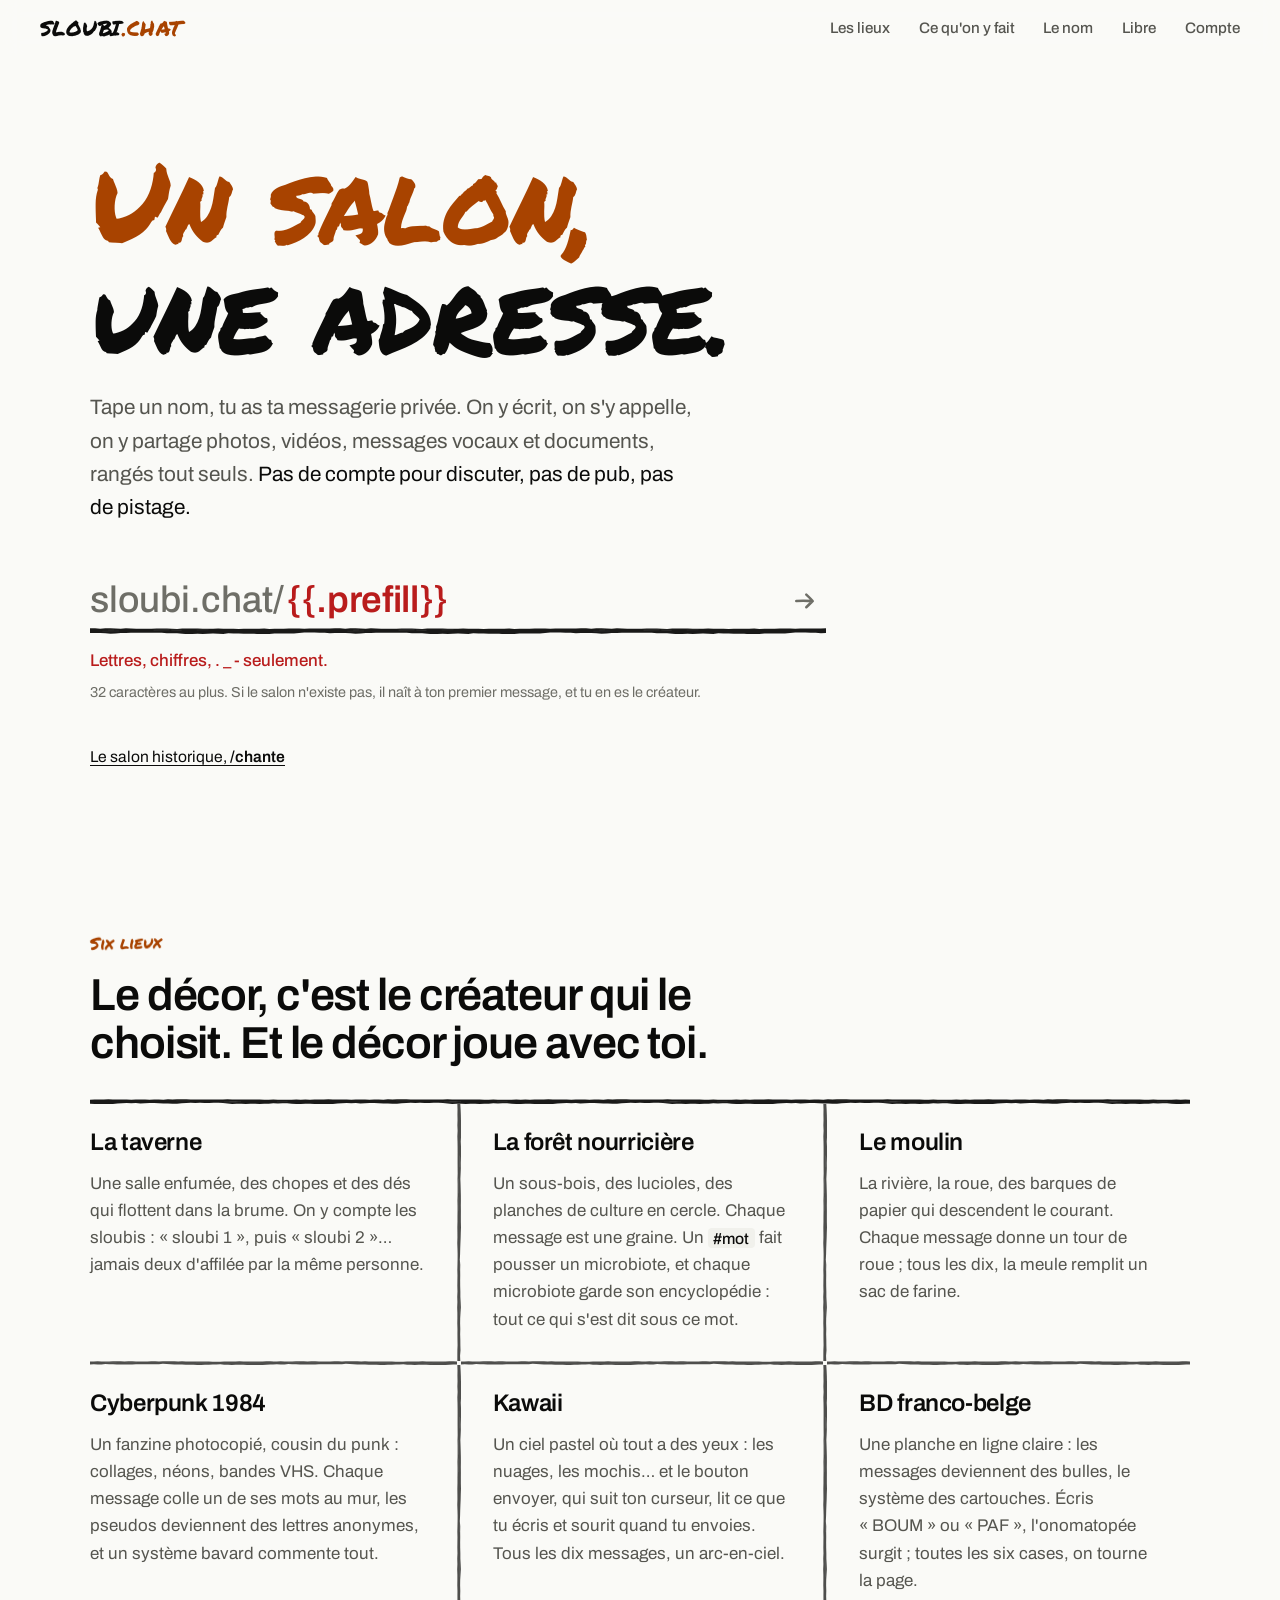
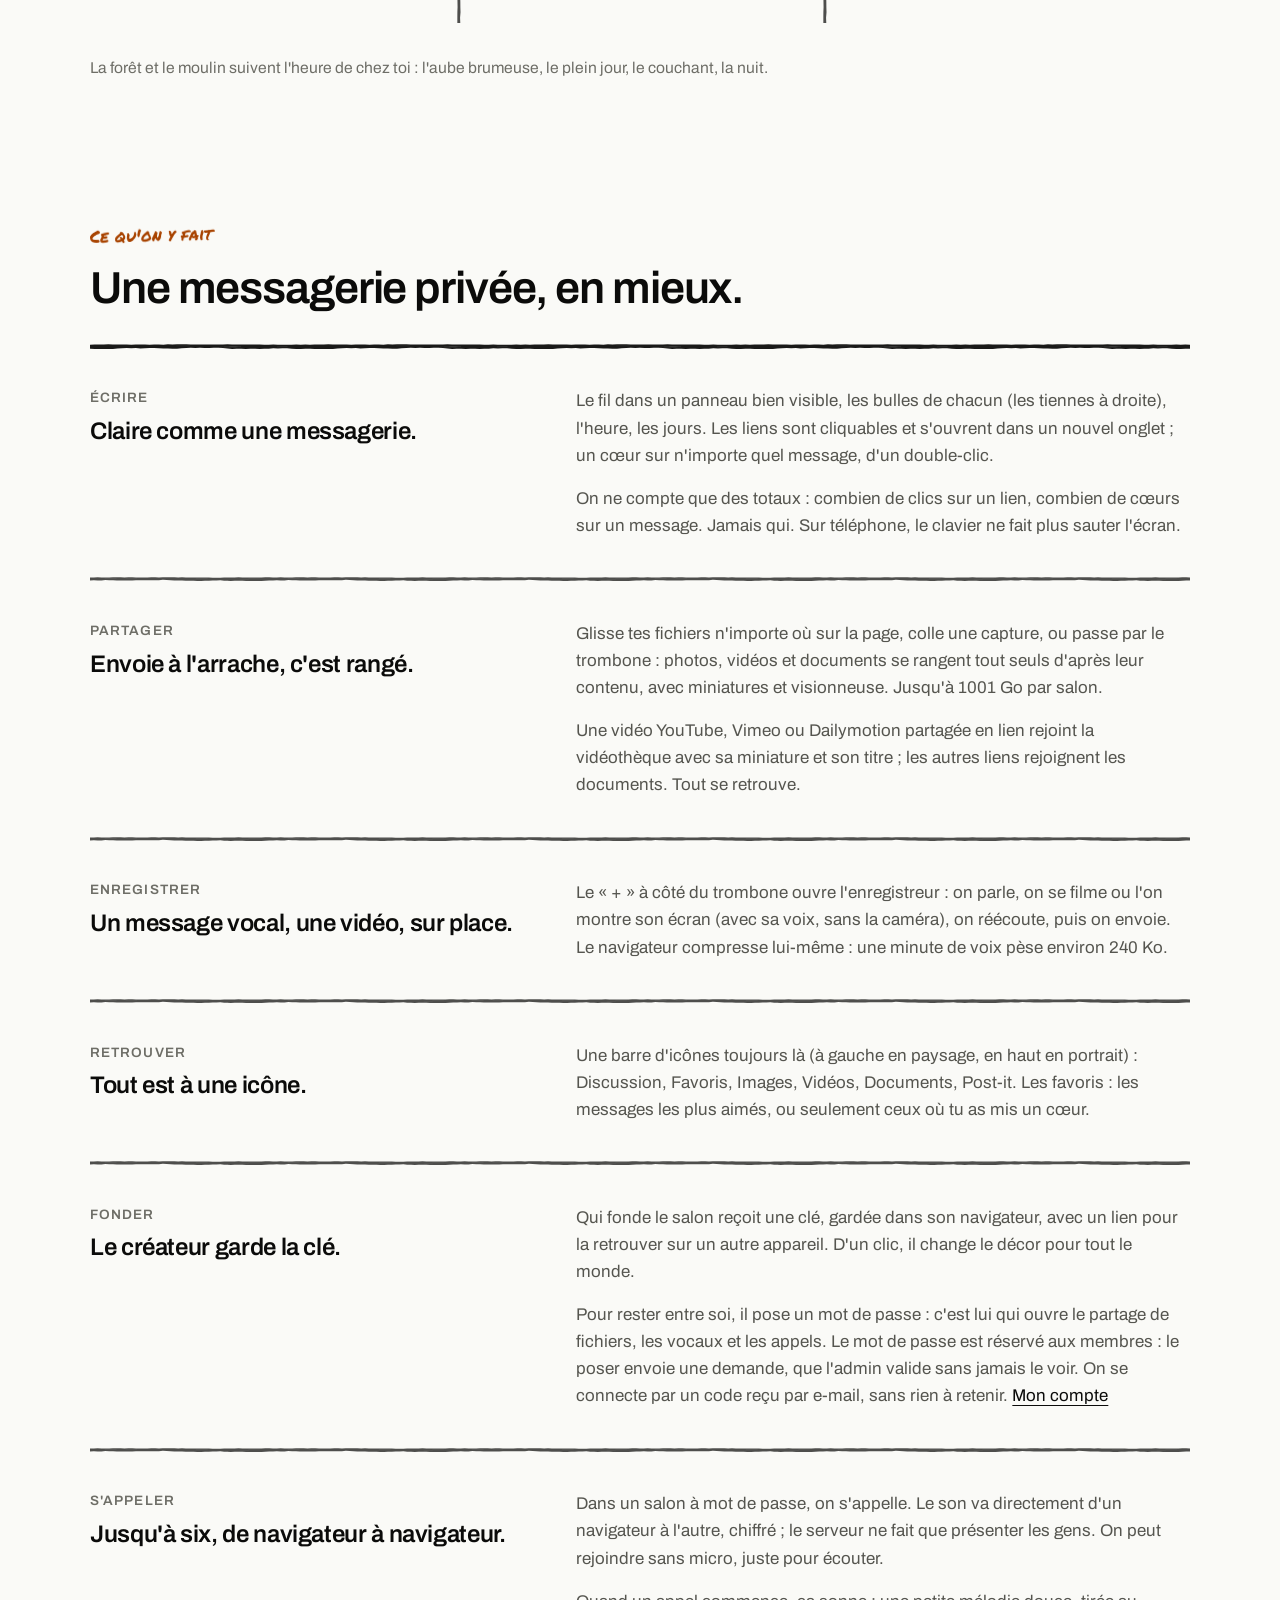
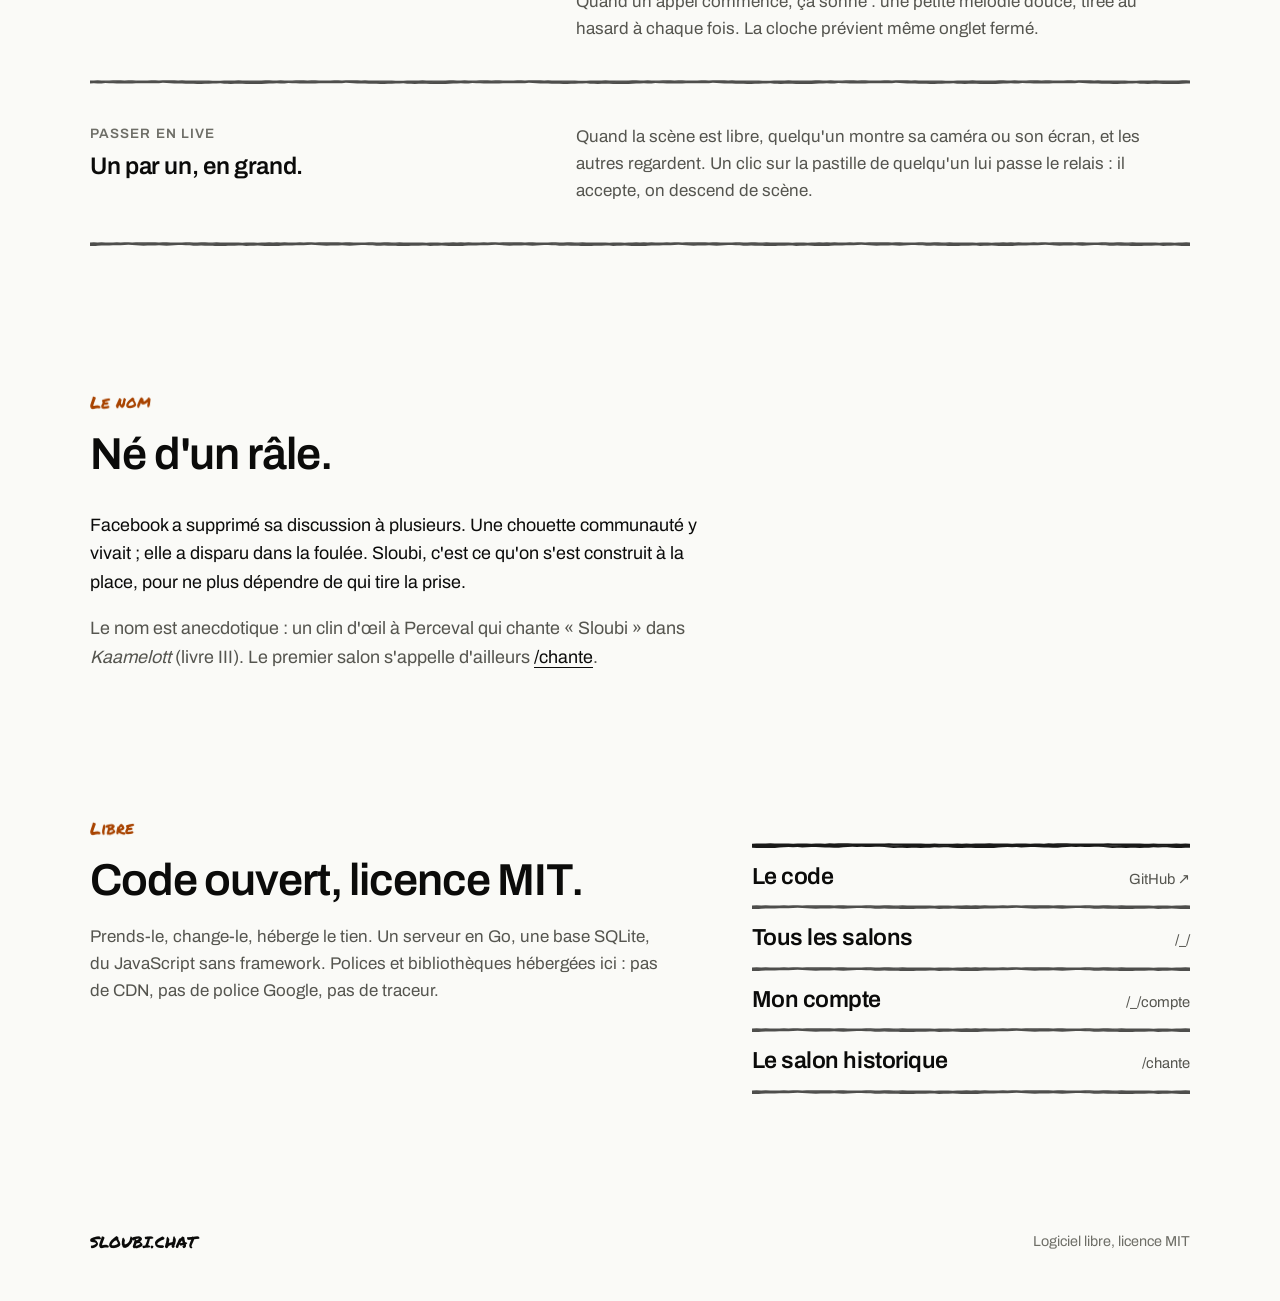
<file: views/home.html>
<!DOCTYPE html>
<html lang="fr">
<head>
    <title>Sloubi.chat · un salon, une adresse</title>
    <meta name="description" content="Une messagerie privée à ton adresse : on y écrit, on s'y appelle, on partage photos, vidéos, messages vocaux et documents. Pas de compte pour discuter, pas de pub, pas de pistage. Logiciel libre (MIT).">
    <meta charset="UTF-8">
    <meta name="viewport" content="width=device-width, initial-scale=1.0">
    <meta name="theme-color" content="#0a0a09" media="(prefers-color-scheme: dark)">
    <meta name="theme-color" content="#fafaf7" media="(prefers-color-scheme: light)">
    <meta name="mobile-web-app-capable" content="yes">
    <meta name="apple-mobile-web-app-status-bar-style" content="black-translucent">
    <meta name="apple-mobile-web-app-title" content="Sloubi">
    <link rel="manifest" href="/manifest.json">
    <link rel="apple-touch-icon" href="/assets/icon-192.png">
    <link rel="preload" href="/assets/fonts/permanentmarker.woff2" as="font" type="font/woff2" crossorigin>
    <link rel="preload" href="/assets/fonts/archivo-regular.woff2" as="font" type="font/woff2" crossorigin>
    <link rel="stylesheet" href="/assets/fonts/fonts.css">
    <link rel="stylesheet" href="/assets/marker.css">
    <link rel="stylesheet" href="/assets/home.css">
</head>
<body data-prefill="{{.Prefill}}" data-state="empty">
    <header class="top">
        <a href="/" class="wordmark" aria-label="Sloubi.chat, accueil">SLOUBI<span>.CHAT</span></a>
        <nav class="top-nav" aria-label="Sur cette page">
            <a href="#lieux">Les lieux</a>
            <a href="#usages">Ce qu'on y fait</a>
            <a href="#nom">Le nom</a>
            <a href="#libre">Libre</a>
            <a href="/_/compte">Compte</a>
        </nav>
    </header>

    <main>
        <section class="hero" id="haut" aria-labelledby="heroTitle">
            <h1 class="display" id="heroTitle"><span class="accent">Un salon,</span><br>une adresse.</h1>
            <p class="intro">Tape un nom, tu as ta messagerie privée. On y écrit, on s'y appelle, on y partage photos, vidéos, messages vocaux et documents, rangés tout seuls. <em>Pas de compte pour discuter, pas de pub, pas de pistage.</em></p>

            <form class="claim" id="prompt" autocomplete="off" novalidate>
                <label class="claim-line" for="chanInput">
                    <span class="claim-host" aria-hidden="true">sloubi.chat/</span>
                    <input id="chanInput" class="claim-input" type="text" name="chan"
                           maxlength="32" spellcheck="false" autocapitalize="none" autocorrect="off"
                           enterkeyhint="go" inputmode="url" placeholder="ton-salon"
                           aria-describedby="chanHint chanRule" aria-label="Nom de ton salon">
                    <button class="claim-go" type="submit" aria-label="Entrer">
                        <svg viewBox="0 0 24 24" aria-hidden="true"><path d="M4 12.2c5.2-.3 10.4-.2 15.2.1M13.4 6.2c2.2 2 4.2 4 6 6-1.9 1.9-3.9 3.9-6 5.8"/></svg>
                    </button>
                </label>
                <p class="claim-hint" id="chanHint" aria-live="polite">Lettres, chiffres, et un seul <code>.</code> <code>_</code> <code>-</code> à la fois.</p>

                <div class="claim-key" id="homeKey" hidden>
                    <label class="claim-key-label" for="homePass">Ce salon est gardé. Mot de passe de <b>/<span id="homeKeyName"></span></b> :</label>
                    <input type="password" id="homePass" class="claim-key-input" maxlength="128"
                           autocomplete="current-password" enterkeyhint="go" aria-describedby="homeKeyErr">
                    <p class="claim-key-err" id="homeKeyErr" aria-live="assertive"></p>
                </div>
                <p class="claim-rule" id="chanRule">32 caractères au plus. Si le salon n'existe pas, il naît à ton premier message, et tu en es le créateur.</p>
            </form>

            <p class="elsewhere">
                <a href="/chante">Le salon historique, <b>/chante</b></a>
                <span class="recent" id="recent" hidden><span>Tes salons :</span></span>
            </p>
        </section>

        <section class="block" id="lieux" aria-labelledby="lieuxTitle">
            <p class="kicker">Six lieux</p>
            <h2 class="title" id="lieuxTitle">Le décor, c'est le créateur qui le choisit. Et le décor joue avec toi.</h2>
            <div class="args">
                <article>
                    <h3>La taverne</h3>
                    <p>Une salle enfumée, des chopes et des dés qui flottent dans la brume. On y compte les sloubis&nbsp;: «&nbsp;sloubi&nbsp;1&nbsp;», puis «&nbsp;sloubi&nbsp;2&nbsp;»… jamais deux d'affilée par la même personne.</p>
                </article>
                <article>
                    <h3>La forêt nourricière</h3>
                    <p>Un sous-bois, des lucioles, des planches de culture en cercle. Chaque message est une graine. Un <code>#mot</code> fait pousser un microbiote, et chaque microbiote garde son encyclopédie&nbsp;: tout ce qui s'est dit sous ce mot.</p>
                </article>
                <article>
                    <h3>Le moulin</h3>
                    <p>La rivière, la roue, des barques de papier qui descendent le courant. Chaque message donne un tour de roue&nbsp;; tous les dix, la meule remplit un sac de farine.</p>
                </article>
                <article>
                    <h3>Cyberpunk 1984</h3>
                    <p>Un fanzine photocopié, cousin du punk&nbsp;: collages, néons, bandes VHS. Chaque message colle un de ses mots au mur, les pseudos deviennent des lettres anonymes, et un système bavard commente tout.</p>
                </article>
                <article>
                    <h3>Kawaii</h3>
                    <p>Un ciel pastel où tout a des yeux&nbsp;: les nuages, les mochis… et le bouton envoyer, qui suit ton curseur, lit ce que tu écris et sourit quand tu envoies. Tous les dix messages, un arc-en-ciel.</p>
                </article>
                <article>
                    <h3>BD franco-belge</h3>
                    <p>Une planche en ligne claire&nbsp;: les messages deviennent des bulles, le système des cartouches. Écris «&nbsp;BOUM&nbsp;» ou «&nbsp;PAF&nbsp;», l'onomatopée surgit&nbsp;; toutes les six cases, on tourne la page.</p>
                </article>
            </div>
            <p class="aside">La forêt et le moulin suivent l'heure de chez toi&nbsp;: l'aube brumeuse, le plein jour, le couchant, la nuit.</p>
        </section>

        <section class="block" id="usages" aria-labelledby="usagesTitle">
            <p class="kicker">Ce qu'on y fait</p>
            <h2 class="title" id="usagesTitle">Une messagerie privée, en mieux.</h2>
            <ul class="rows">
                <li class="row">
                    <div><p class="label">Écrire</p><h3>Claire comme une messagerie.</h3></div>
                    <div>
                        <p>Le fil dans un panneau bien visible, les bulles de chacun (les tiennes à droite), l'heure, les jours. Les liens sont cliquables et s'ouvrent dans un nouvel onglet ; un cœur sur n'importe quel message, d'un double-clic.</p>
                        <p>On ne compte que des totaux&nbsp;: combien de clics sur un lien, combien de cœurs sur un message. Jamais qui. Sur téléphone, le clavier ne fait plus sauter l'écran.</p>
                    </div>
                </li>
                <li class="row">
                    <div><p class="label">Partager</p><h3>Envoie à l'arrache, c'est rangé.</h3></div>
                    <div>
                        <p>Glisse tes fichiers n'importe où sur la page, colle une capture, ou passe par le trombone&nbsp;: photos, vidéos et documents se rangent tout seuls d'après leur contenu, avec miniatures et visionneuse. Jusqu'à 1001&nbsp;Go par salon.</p>
                        <p>Une vidéo YouTube, Vimeo ou Dailymotion partagée en lien rejoint la vidéothèque avec sa miniature et son titre&nbsp;; les autres liens rejoignent les documents. Tout se retrouve.</p>
                    </div>
                </li>
                <li class="row">
                    <div><p class="label">Enregistrer</p><h3>Un message vocal, une vidéo, sur place.</h3></div>
                    <div>
                        <p>Le «&nbsp;+&nbsp;» à côté du trombone ouvre l'enregistreur&nbsp;: on parle, on se filme ou l'on montre son écran (avec sa voix, sans la caméra), on réécoute, puis on envoie. Le navigateur compresse lui-même&nbsp;: une minute de voix pèse environ 240&nbsp;Ko.</p>
                    </div>
                </li>
                <li class="row">
                    <div><p class="label">Retrouver</p><h3>Tout est à une icône.</h3></div>
                    <div>
                        <p>Une barre d'icônes toujours là (à gauche en paysage, en haut en portrait)&nbsp;: Discussion, Favoris, Images, Vidéos, Documents, Post-it. Les favoris&nbsp;: les messages les plus aimés, ou seulement ceux où tu as mis un cœur.</p>
                    </div>
                </li>
                <li class="row">
                    <div><p class="label">Fonder</p><h3>Le créateur garde la clé.</h3></div>
                    <div>
                        <p>Qui fonde le salon reçoit une clé, gardée dans son navigateur, avec un lien pour la retrouver sur un autre appareil. D'un clic, il change le décor pour tout le monde.</p>
                        <p>Pour rester entre soi, il pose un mot de passe&nbsp;: c'est lui qui ouvre le partage de fichiers, les vocaux et les appels. Le mot de passe est réservé aux membres&nbsp;: le poser envoie une demande, que l'admin valide sans jamais le voir. On se connecte par un code reçu par e-mail, sans rien à retenir. <a href="/_/compte">Mon compte</a></p>
                    </div>
                </li>
                <li class="row">
                    <div><p class="label">S'appeler</p><h3>Jusqu'à six, de navigateur à navigateur.</h3></div>
                    <div>
                        <p>Dans un salon à mot de passe, on s'appelle. Le son va directement d'un navigateur à l'autre, chiffré&nbsp;; le serveur ne fait que présenter les gens. On peut rejoindre sans micro, juste pour écouter.</p>
                        <p>Quand un appel commence, ça sonne&nbsp;: une petite mélodie douce, tirée au hasard à chaque fois. La cloche prévient même onglet fermé.</p>
                    </div>
                </li>
                <li class="row">
                    <div><p class="label">Passer en live</p><h3>Un par un, en grand.</h3></div>
                    <div>
                        <p>Quand la scène est libre, quelqu'un montre sa caméra ou son écran, et les autres regardent. Un clic sur la pastille de quelqu'un lui passe le relais&nbsp;: il accepte, on descend de scène.</p>
                    </div>
                </li>
            </ul>
        </section>

        <section class="block" id="nom" aria-labelledby="nomTitle">
            <p class="kicker">Le nom</p>
            <h2 class="title" id="nomTitle">Né d'un râle.</h2>
            <div class="story">
                <p>Facebook a supprimé sa discussion à plusieurs. Une chouette communauté y vivait&nbsp;; elle a disparu dans la foulée. Sloubi, c'est ce qu'on s'est construit à la place, pour ne plus dépendre de qui tire la prise.</p>
                <p>Le nom est anecdotique&nbsp;: un clin d'œil à Perceval qui chante «&nbsp;Sloubi&nbsp;» dans <i>Kaamelott</i> (livre&nbsp;III). Le premier salon s'appelle d'ailleurs <a href="/chante">/chante</a>.</p>
            </div>
        </section>

        <section class="block" id="libre" aria-labelledby="libreTitle">
            <p class="kicker">Libre</p>
            <div class="duo">
                <div>
                    <h2 class="title" id="libreTitle">Code ouvert, licence MIT.</h2>
                    <p>Prends-le, change-le, héberge le tien. Un serveur en Go, une base SQLite, du JavaScript sans framework. Polices et bibliothèques hébergées ici&nbsp;: pas de CDN, pas de police Google, pas de traceur.</p>
                </div>
                <ul class="links">
                    <li><a href="https://github.com/l3dlp/sloubi.chat">Le code <span>GitHub ↗</span></a></li>
                    <li><a href="/_/">Tous les salons <span>/_/</span></a></li>
                    <li><a href="/_/compte">Mon compte <span>/_/compte</span></a></li>
                    <li><a href="/chante">Le salon historique <span>/chante</span></a></li>
                </ul>
            </div>
        </section>
    </main>


    <footer class="foot">
        <span>SLOUBI.CHAT</span>
        <span>Logiciel libre, licence MIT</span>
    </footer>

    <script src="/assets/home.js" type="module"></script>
</body>
</html>
</file>
<file: assets/fonts/fonts.css>
/* Polices auto-hébergées (SIL Open Font License 1.1), récupérées depuis Google Fonts.
   Plus de requête vers Google : pas de feuille de style tierce qui bloque l'affichage, pas d'IP qui fuit. */

@font-face {
    font-family: 'MedievalSharp';
    font-style: normal;
    font-weight: 400;
    font-display: swap;
    src: url(/assets/fonts/medievalsharp-latin-ext.woff2) format('woff2');
    unicode-range: U+0100-02BA, U+02BD-02C5, U+02C7-02CC, U+02CE-02D7, U+02DD-02FF, U+0304, U+0308, U+0329, U+1D00-1DBF, U+1E00-1E9F, U+1EF2-1EFF, U+2020, U+20A0-20AB, U+20AD-20C4, U+2113, U+2C60-2C7F, U+A720-A7FF;
}

@font-face {
    font-family: 'MedievalSharp';
    font-style: normal;
    font-weight: 400;
    font-display: swap;
    src: url(/assets/fonts/medievalsharp-latin.woff2) format('woff2');
    unicode-range: U+0000-00FF, U+0131, U+0152-0153, U+02BB-02BC, U+02C6, U+02DA, U+02DC, U+0304, U+0308, U+0329, U+2000-206F, U+20AC, U+2122, U+2191, U+2193, U+2212, U+2215, U+FEFF, U+FFFD;
}

@font-face {
    font-family: 'Uncial Antiqua';
    font-style: normal;
    font-weight: 400;
    font-display: swap;
    src: url(/assets/fonts/uncialantiqua-latin-ext.woff2) format('woff2');
    unicode-range: U+0100-02BA, U+02BD-02C5, U+02C7-02CC, U+02CE-02D7, U+02DD-02FF, U+0304, U+0308, U+0329, U+1D00-1DBF, U+1E00-1E9F, U+1EF2-1EFF, U+2020, U+20A0-20AB, U+20AD-20C4, U+2113, U+2C60-2C7F, U+A720-A7FF;
}

@font-face {
    font-family: 'Uncial Antiqua';
    font-style: normal;
    font-weight: 400;
    font-display: swap;
    src: url(/assets/fonts/uncialantiqua-latin.woff2) format('woff2');
    unicode-range: U+0000-00FF, U+0131, U+0152-0153, U+02BB-02BC, U+02C6, U+02DA, U+02DC, U+0304, U+0308, U+0329, U+2000-206F, U+20AC, U+2122, U+2191, U+2193, U+2212, U+2215, U+FEFF, U+FFFD;
}

@font-face {
    font-family: 'Press Start 2P';
    font-style: normal;
    font-weight: 400;
    font-display: swap;
    src: url(/assets/fonts/pressstart2p-latin-ext.woff2) format('woff2');
    unicode-range: U+0100-02BA, U+02BD-02C5, U+02C7-02CC, U+02CE-02D7, U+02DD-02FF, U+0304, U+0308, U+0329, U+1D00-1DBF, U+1E00-1E9F, U+1EF2-1EFF, U+2020, U+20A0-20AB, U+20AD-20C4, U+2113, U+2C60-2C7F, U+A720-A7FF;
}

@font-face {
    font-family: 'Press Start 2P';
    font-style: normal;
    font-weight: 400;
    font-display: swap;
    src: url(/assets/fonts/pressstart2p-latin.woff2) format('woff2');
    unicode-range: U+0000-00FF, U+0131, U+0152-0153, U+02BB-02BC, U+02C6, U+02DA, U+02DC, U+0304, U+0308, U+0329, U+2000-206F, U+20AC, U+2122, U+2191, U+2193, U+2212, U+2215, U+FEFF, U+FFFD;
}

/* Cormorant Garamond (variable, 300–700) : le texte des messages dans la taverne enfumée */
@font-face {
    font-family: 'Cormorant Garamond';
    font-style: normal;
    font-weight: 300 700;
    font-display: swap;
    src: url(/assets/fonts/cormorantgaramond-latin.woff2) format('woff2');
    unicode-range: U+0000-00FF, U+0131, U+0152-0153, U+02BB-02BC, U+02C6, U+02DA, U+02DC, U+0304, U+0308, U+0329, U+2000-206F, U+20AC, U+2122, U+2191, U+2193, U+2212, U+2215, U+FEFF, U+FFFD;
}

@font-face {
    font-family: 'Cormorant Garamond';
    font-style: italic;
    font-weight: 300 700;
    font-display: swap;
    src: url(/assets/fonts/cormorantgaramond-italic-latin.woff2) format('woff2');
    unicode-range: U+0000-00FF, U+0131, U+0152-0153, U+02BB-02BC, U+02C6, U+02DA, U+02DC, U+0304, U+0308, U+0329, U+2000-206F, U+20AC, U+2122, U+2191, U+2193, U+2212, U+2215, U+FEFF, U+FFFD;
}

/* L'accueil : Permanent Marker pour les titres (Apache 2.0), Archivo pour le texte (SIL OFL 1.1).
   Sous-ensembles latin + latin étendu, depuis les polices de NADAPROD. */
@font-face {
    font-family: 'Permanent Marker';
    font-style: normal;
    font-weight: 400;
    font-display: swap;
    src: url(/assets/fonts/permanentmarker.woff2) format('woff2');
}

@font-face {
    font-family: 'Archivo';
    font-style: normal;
    font-weight: 400;
    font-display: swap;
    src: url(/assets/fonts/archivo-regular.woff2) format('woff2');
}

@font-face {
    font-family: 'Archivo';
    font-style: normal;
    font-weight: 500;
    font-display: swap;
    src: url(/assets/fonts/archivo-500.woff2) format('woff2');
}

@font-face {
    font-family: 'Archivo';
    font-style: normal;
    font-weight: 600;
    font-display: swap;
    src: url(/assets/fonts/archivo-600.woff2) format('woff2');
}
</file>
<file: assets/marker.css>
/* marker.css — traits au marqueur, repris tels quels de NADAPROD (même auteur, tools/marker/gen.py).
   Des SVG en data: URI pour border-image : --mk (franc) et --mk-soft (léger), clair et sombre. */
:root {
  --mk: url("data:image/svg+xml,%3Csvg xmlns='http://www.w3.org/2000/svg' width='600' height='600' viewBox='0 0 600 600'%3E%3Cg fill='%230b0b0a' fill-opacity='0.94'%3E%3Cpath d='M12.0 1.5 L24.0 1.2 L36.0 1.0 L48.0 1.4 L60.0 0.8 L72.0 1.2 L84.0 1.0 L96.0 1.1 L108.0 1.3 L120.0 1.7 L132.0 1.0 L144.0 1.0 L156.0 1.3 L168.0 1.7 L180.0 1.3 L192.0 1.0 L204.0 1.5 L216.0 0.6 L228.0 1.3 L240.0 0.7 L252.0 0.7 L264.0 0.8 L276.0 1.0 L288.0 1.4 L300.0 0.9 L312.0 1.3 L324.0 1.3 L336.0 1.1 L348.0 1.4 L360.0 0.9 L372.0 0.7 L384.0 0.9 L396.0 1.4 L408.0 1.1 L420.0 1.0 L432.0 1.4 L444.0 1.4 L456.0 1.2 L468.0 1.6 L480.0 1.7 L492.0 1.3 L504.0 1.6 L516.0 1.6 L528.0 2.0 L540.0 1.8 L552.0 1.2 L564.0 1.9 L576.0 1.1 L588.0 1.5 L588.0 11.5 L576.0 11.3 L564.0 11.9 L552.0 11.7 L540.0 11.3 L528.0 10.0 L516.0 10.3 L504.0 10.7 L492.0 10.3 L480.0 11.6 L468.0 11.6 L456.0 11.9 L444.0 11.4 L432.0 11.2 L420.0 11.7 L408.0 11.4 L396.0 11.6 L384.0 11.7 L372.0 10.7 L360.0 9.7 L348.0 9.2 L336.0 9.2 L324.0 9.5 L312.0 9.6 L300.0 9.2 L288.0 9.3 L276.0 9.0 L264.0 9.3 L252.0 10.0 L240.0 11.1 L228.0 11.1 L216.0 10.5 L204.0 11.0 L192.0 10.1 L180.0 9.3 L168.0 9.4 L156.0 10.1 L144.0 10.6 L132.0 9.3 L120.0 10.2 L108.0 9.8 L96.0 10.1 L84.0 11.0 L72.0 11.8 L60.0 12.1 L48.0 11.7 L36.0 12.2 L24.0 11.9 L12.0 11.5Z'/%3E%3Cpath d='M238.8 4.3 L272.1 4.2' stroke='%23fff' stroke-opacity='.16' stroke-width='0.6' stroke-linecap='round' fill='none'/%3E%3Cpath d='M364.1 6.4 L397.7 7.0' stroke='%23fff' stroke-opacity='.16' stroke-width='0.8' stroke-linecap='round' fill='none'/%3E%3Cpath d='M377.7 6.4 L406.3 6.3' stroke='%23fff' stroke-opacity='.16' stroke-width='1.2' stroke-linecap='round' fill='none'/%3E%3Cpath d='M502.7 6.8 L527.9 6.1' stroke='%23fff' stroke-opacity='.16' stroke-width='1.1' stroke-linecap='round' fill='none'/%3E%3Cpath d='M353.6 7.6 L393.7 7.3' stroke='%23fff' stroke-opacity='.16' stroke-width='0.9' stroke-linecap='round' fill='none'/%3E%3Cpath d='M12.0 588.7 L24.0 588.7 L36.0 589.4 L48.0 588.7 L60.0 588.7 L72.0 588.9 L84.0 589.4 L96.0 588.7 L108.0 589.1 L120.0 589.3 L132.0 589.7 L144.0 589.5 L156.0 589.6 L168.0 589.1 L180.0 589.2 L192.0 589.2 L204.0 589.7 L216.0 589.8 L228.0 588.9 L240.0 588.9 L252.0 589.0 L264.0 589.1 L276.0 589.4 L288.0 589.5 L300.0 589.3 L312.0 589.0 L324.0 589.4 L336.0 589.4 L348.0 589.7 L360.0 590.1 L372.0 589.7 L384.0 589.5 L396.0 589.6 L408.0 589.5 L420.0 588.9 L432.0 589.8 L444.0 589.6 L456.0 589.6 L468.0 589.6 L480.0 589.2 L492.0 589.2 L504.0 588.9 L516.0 589.5 L528.0 589.0 L540.0 588.9 L552.0 588.9 L564.0 588.9 L576.0 589.0 L588.0 588.7 L588.0 598.0 L576.0 598.4 L564.0 597.7 L552.0 597.5 L540.0 596.9 L528.0 597.2 L516.0 597.1 L504.0 598.2 L492.0 598.9 L480.0 598.8 L468.0 599.2 L456.0 599.2 L444.0 599.0 L432.0 599.8 L420.0 600.0 L408.0 600.3 L396.0 599.6 L384.0 599.5 L372.0 599.3 L360.0 598.8 L348.0 598.8 L336.0 598.7 L324.0 599.8 L312.0 599.4 L300.0 599.1 L288.0 599.5 L276.0 600.0 L264.0 599.7 L252.0 600.0 L240.0 600.4 L228.0 599.4 L216.0 598.6 L204.0 598.5 L192.0 598.3 L180.0 597.7 L168.0 597.5 L156.0 597.7 L144.0 597.4 L132.0 597.5 L120.0 597.4 L108.0 597.6 L96.0 598.1 L84.0 598.2 L72.0 599.2 L60.0 599.3 L48.0 598.7 L36.0 597.8 L24.0 598.0 L12.0 598.0Z'/%3E%3Cpath d='M55.6 592.3 L67.2 591.6' stroke='%23fff' stroke-opacity='.16' stroke-width='0.9' stroke-linecap='round' fill='none'/%3E%3Cpath d='M42.1 594.6 L78.8 594.0' stroke='%23fff' stroke-opacity='.16' stroke-width='0.8' stroke-linecap='round' fill='none'/%3E%3Cpath d='M203.4 592.1 L225.4 592.7' stroke='%23fff' stroke-opacity='.16' stroke-width='1.3' stroke-linecap='round' fill='none'/%3E%3Cpath d='M262.8 591.9 L288.3 591.3' stroke='%23fff' stroke-opacity='.16' stroke-width='0.8' stroke-linecap='round' fill='none'/%3E%3Cpath d='M162.0 592.3 L197.3 591.5' stroke='%23fff' stroke-opacity='.16' stroke-width='1.3' stroke-linecap='round' fill='none'/%3E%3Cpath d='M1.2 12.0 L1.6 24.0 L1.5 36.0 L1.3 48.0 L0.8 60.0 L0.9 72.0 L0.8 84.0 L1.5 96.0 L1.2 108.0 L1.5 120.0 L1.1 132.0 L0.9 144.0 L1.4 156.0 L1.6 168.0 L1.5 180.0 L1.4 192.0 L1.4 204.0 L1.3 216.0 L0.8 228.0 L1.0 240.0 L1.0 252.0 L0.9 264.0 L0.9 276.0 L1.1 288.0 L1.2 300.0 L1.6 312.0 L1.9 324.0 L1.4 336.0 L2.0 348.0 L2.0 360.0 L1.9 372.0 L1.3 384.0 L1.1 396.0 L1.1 408.0 L1.1 420.0 L1.2 432.0 L1.7 444.0 L1.9 456.0 L1.8 468.0 L1.5 480.0 L1.7 492.0 L1.8 504.0 L1.1 516.0 L1.7 528.0 L1.9 540.0 L1.6 552.0 L1.5 564.0 L1.2 576.0 L1.2 588.0 L11.4 588.0 L10.8 576.0 L11.2 564.0 L11.0 552.0 L10.5 540.0 L10.1 528.0 L10.6 516.0 L10.7 504.0 L10.9 492.0 L11.6 480.0 L12.1 468.0 L12.1 456.0 L11.5 444.0 L11.5 432.0 L12.9 420.0 L12.8 408.0 L12.4 396.0 L12.5 384.0 L11.9 372.0 L10.7 360.0 L10.0 348.0 L10.5 336.0 L10.5 324.0 L10.1 312.0 L10.2 300.0 L10.8 288.0 L10.5 276.0 L10.6 264.0 L11.0 252.0 L12.1 240.0 L11.4 228.0 L10.5 216.0 L10.3 204.0 L9.6 192.0 L9.1 180.0 L9.6 168.0 L10.0 156.0 L9.2 144.0 L9.0 132.0 L9.1 120.0 L9.3 108.0 L9.5 96.0 L10.3 84.0 L11.2 72.0 L10.8 60.0 L10.5 48.0 L10.9 36.0 L11.1 24.0 L11.4 12.0Z'/%3E%3Cpath d='M5.2 118.7 L5.6 153.0' stroke='%23fff' stroke-opacity='.16' stroke-width='1.3' stroke-linecap='round' fill='none'/%3E%3Cpath d='M8.2 227.6 L8.6 250.7' stroke='%23fff' stroke-opacity='.16' stroke-width='0.7' stroke-linecap='round' fill='none'/%3E%3Cpath d='M8.0 92.9 L8.5 108.8' stroke='%23fff' stroke-opacity='.16' stroke-width='0.7' stroke-linecap='round' fill='none'/%3E%3Cpath d='M6.8 443.5 L6.5 483.2' stroke='%23fff' stroke-opacity='.16' stroke-width='1.0' stroke-linecap='round' fill='none'/%3E%3Cpath d='M8.4 94.9 L8.6 106.8' stroke='%23fff' stroke-opacity='.16' stroke-width='1.0' stroke-linecap='round' fill='none'/%3E%3Cpath d='M589.0 12.0 L589.0 24.0 L589.0 36.0 L589.1 48.0 L589.5 60.0 L589.2 72.0 L589.4 84.0 L589.2 96.0 L589.8 108.0 L589.2 120.0 L589.3 132.0 L589.5 144.0 L589.8 156.0 L589.3 168.0 L589.9 180.0 L589.4 192.0 L589.4 204.0 L589.5 216.0 L589.1 228.0 L589.5 240.0 L589.2 252.0 L589.1 264.0 L589.8 276.0 L589.1 288.0 L589.3 300.0 L589.6 312.0 L589.4 324.0 L589.1 336.0 L589.2 348.0 L589.2 360.0 L589.4 372.0 L588.7 384.0 L589.2 396.0 L589.0 408.0 L589.0 420.0 L589.4 432.0 L589.2 444.0 L589.3 456.0 L589.4 468.0 L589.6 480.0 L589.2 492.0 L589.3 504.0 L589.0 516.0 L589.0 528.0 L589.2 540.0 L589.0 552.0 L589.1 564.0 L589.2 576.0 L589.0 588.0 L597.8 588.0 L598.2 576.0 L598.7 564.0 L599.1 552.0 L598.6 540.0 L598.7 528.0 L598.1 516.0 L597.1 504.0 L596.8 492.0 L597.3 480.0 L597.4 468.0 L597.5 456.0 L597.4 444.0 L597.6 432.0 L597.5 420.0 L597.4 408.0 L598.8 396.0 L599.6 384.0 L599.6 372.0 L599.3 360.0 L599.6 348.0 L598.8 336.0 L598.3 324.0 L598.8 312.0 L598.9 300.0 L599.4 288.0 L598.5 276.0 L598.4 264.0 L598.3 252.0 L598.6 240.0 L599.2 228.0 L600.0 216.0 L600.2 204.0 L600.5 192.0 L599.5 180.0 L599.8 168.0 L600.0 156.0 L599.4 144.0 L600.1 132.0 L600.0 120.0 L599.0 108.0 L598.4 96.0 L597.8 84.0 L598.5 72.0 L598.1 60.0 L598.3 48.0 L598.7 36.0 L599.0 24.0 L597.8 12.0Z'/%3E%3Cpath d='M595.9 501.1 L596.6 532.7' stroke='%23fff' stroke-opacity='.16' stroke-width='0.8' stroke-linecap='round' fill='none'/%3E%3Cpath d='M595.7 309.7 L595.1 348.3' stroke='%23fff' stroke-opacity='.16' stroke-width='0.7' stroke-linecap='round' fill='none'/%3E%3Cpath d='M592.7 250.8 L592.0 264.4' stroke='%23fff' stroke-opacity='.16' stroke-width='1.1' stroke-linecap='round' fill='none'/%3E%3Cpath d='M592.3 422.1 L592.6 459.5' stroke='%23fff' stroke-opacity='.16' stroke-width='1.1' stroke-linecap='round' fill='none'/%3E%3Cpath d='M596.3 100.9 L595.9 137.9' stroke='%23fff' stroke-opacity='.16' stroke-width='1.3' stroke-linecap='round' fill='none'/%3E%3C/g%3E%3C/svg%3E");
  --mk-soft: url("data:image/svg+xml,%3Csvg xmlns='http://www.w3.org/2000/svg' width='600' height='600' viewBox='0 0 600 600'%3E%3Cg fill='%230b0b0a' fill-opacity='0.72'%3E%3Cpath d='M12.0 1.4 L24.0 1.5 L36.0 1.0 L48.0 1.3 L60.0 1.5 L72.0 1.7 L84.0 0.9 L96.0 1.0 L108.0 0.7 L120.0 1.4 L132.0 1.1 L144.0 0.6 L156.0 1.6 L168.0 1.5 L180.0 1.2 L192.0 1.2 L204.0 0.8 L216.0 0.7 L228.0 1.2 L240.0 0.9 L252.0 1.0 L264.0 1.0 L276.0 0.7 L288.0 1.2 L300.0 1.1 L312.0 1.5 L324.0 1.3 L336.0 1.4 L348.0 1.2 L360.0 1.4 L372.0 1.3 L384.0 1.2 L396.0 1.9 L408.0 2.0 L420.0 2.0 L432.0 1.8 L444.0 1.3 L456.0 1.3 L468.0 1.4 L480.0 1.1 L492.0 1.7 L504.0 1.4 L516.0 1.7 L528.0 1.2 L540.0 1.7 L552.0 1.7 L564.0 0.9 L576.0 1.1 L588.0 1.4 L588.0 10.3 L576.0 10.5 L564.0 11.3 L552.0 11.8 L540.0 12.7 L528.0 12.5 L516.0 12.2 L504.0 11.7 L492.0 11.4 L480.0 10.9 L468.0 11.5 L456.0 11.9 L444.0 11.3 L432.0 11.0 L420.0 10.1 L408.0 10.8 L396.0 10.5 L384.0 11.0 L372.0 11.5 L360.0 12.0 L348.0 11.9 L336.0 11.3 L324.0 11.4 L312.0 11.6 L300.0 10.7 L288.0 10.5 L276.0 10.5 L264.0 9.7 L252.0 8.9 L240.0 8.6 L228.0 9.6 L216.0 9.6 L204.0 9.7 L192.0 9.6 L180.0 10.0 L168.0 9.7 L156.0 9.5 L144.0 10.7 L132.0 10.7 L120.0 10.5 L108.0 10.5 L96.0 10.4 L84.0 10.1 L72.0 9.7 L60.0 9.2 L48.0 10.6 L36.0 10.7 L24.0 9.8 L12.0 10.3Z'/%3E%3Cpath d='M485.4 8.4 L510.5 8.2' stroke='%23fff' stroke-opacity='.16' stroke-width='0.7' stroke-linecap='round' fill='none'/%3E%3Cpath d='M344.7 4.8 L378.7 4.2' stroke='%23fff' stroke-opacity='.16' stroke-width='0.8' stroke-linecap='round' fill='none'/%3E%3Cpath d='M512.4 4.1 L545.7 3.7' stroke='%23fff' stroke-opacity='.16' stroke-width='0.7' stroke-linecap='round' fill='none'/%3E%3Cpath d='M59.3 4.4 L93.8 4.5' stroke='%23fff' stroke-opacity='.16' stroke-width='0.9' stroke-linecap='round' fill='none'/%3E%3Cpath d='M124.8 4.2 L157.4 4.4' stroke='%23fff' stroke-opacity='.16' stroke-width='0.7' stroke-linecap='round' fill='none'/%3E%3Cpath d='M12.0 589.5 L24.0 589.0 L36.0 589.7 L48.0 589.1 L60.0 589.2 L72.0 589.6 L84.0 589.4 L96.0 588.9 L108.0 589.7 L120.0 589.0 L132.0 589.1 L144.0 589.5 L156.0 588.9 L168.0 588.9 L180.0 588.6 L192.0 588.6 L204.0 589.1 L216.0 588.8 L228.0 589.2 L240.0 588.9 L252.0 589.0 L264.0 589.6 L276.0 589.2 L288.0 589.3 L300.0 589.7 L312.0 589.1 L324.0 589.0 L336.0 589.6 L348.0 589.6 L360.0 589.1 L372.0 589.0 L384.0 589.5 L396.0 589.8 L408.0 589.0 L420.0 589.7 L432.0 589.7 L444.0 589.6 L456.0 589.5 L468.0 589.2 L480.0 589.2 L492.0 590.1 L504.0 589.3 L516.0 589.7 L528.0 589.4 L540.0 589.9 L552.0 589.5 L564.0 589.2 L576.0 589.0 L588.0 589.5 L588.0 599.9 L576.0 600.1 L564.0 600.1 L552.0 599.2 L540.0 598.4 L528.0 599.1 L516.0 599.2 L504.0 599.7 L492.0 598.5 L480.0 598.6 L468.0 599.1 L456.0 599.3 L444.0 599.1 L432.0 600.5 L420.0 600.5 L408.0 600.6 L396.0 599.1 L384.0 599.1 L372.0 599.1 L360.0 598.8 L348.0 599.2 L336.0 599.2 L324.0 597.7 L312.0 597.5 L300.0 597.3 L288.0 597.1 L276.0 597.4 L264.0 598.4 L252.0 599.1 L240.0 598.3 L228.0 597.7 L216.0 598.4 L204.0 598.6 L192.0 598.6 L180.0 598.9 L168.0 598.3 L156.0 597.9 L144.0 597.2 L132.0 596.4 L120.0 597.3 L108.0 597.4 L96.0 597.5 L84.0 598.0 L72.0 598.5 L60.0 598.8 L48.0 598.4 L36.0 599.1 L24.0 600.8 L12.0 599.9Z'/%3E%3Cpath d='M390.3 592.6 L403.8 592.7' stroke='%23fff' stroke-opacity='.16' stroke-width='1.2' stroke-linecap='round' fill='none'/%3E%3Cpath d='M337.1 596.1 L356.7 595.6' stroke='%23fff' stroke-opacity='.16' stroke-width='0.6' stroke-linecap='round' fill='none'/%3E%3Cpath d='M164.2 591.8 L188.5 591.3' stroke='%23fff' stroke-opacity='.16' stroke-width='0.9' stroke-linecap='round' fill='none'/%3E%3Cpath d='M316.0 593.3 L331.3 593.9' stroke='%23fff' stroke-opacity='.16' stroke-width='1.3' stroke-linecap='round' fill='none'/%3E%3Cpath d='M358.5 594.4 L389.9 593.8' stroke='%23fff' stroke-opacity='.16' stroke-width='0.6' stroke-linecap='round' fill='none'/%3E%3Cpath d='M1.0 12.0 L1.5 24.0 L1.3 36.0 L1.6 48.0 L1.1 60.0 L1.8 72.0 L1.0 84.0 L1.5 96.0 L1.7 108.0 L1.8 120.0 L1.7 132.0 L1.7 144.0 L1.8 156.0 L2.0 168.0 L1.5 180.0 L1.8 192.0 L1.8 204.0 L1.8 216.0 L1.3 228.0 L1.6 240.0 L1.6 252.0 L1.4 264.0 L1.4 276.0 L1.0 288.0 L1.2 300.0 L1.3 312.0 L0.8 324.0 L1.4 336.0 L1.8 348.0 L1.7 360.0 L1.4 372.0 L1.0 384.0 L1.4 396.0 L1.2 408.0 L1.0 420.0 L1.4 432.0 L0.7 444.0 L1.2 456.0 L0.5 468.0 L1.1 480.0 L1.1 492.0 L0.9 504.0 L1.4 516.0 L1.3 528.0 L1.4 540.0 L1.7 552.0 L1.1 564.0 L1.0 576.0 L1.0 588.0 L9.9 588.0 L9.2 576.0 L10.6 564.0 L10.1 552.0 L10.0 540.0 L9.5 528.0 L9.9 516.0 L9.4 504.0 L9.6 492.0 L10.6 480.0 L11.7 468.0 L11.0 456.0 L10.1 444.0 L10.1 432.0 L9.6 420.0 L9.5 408.0 L9.7 396.0 L9.5 384.0 L9.8 372.0 L8.5 360.0 L9.3 348.0 L9.7 336.0 L10.3 324.0 L11.0 312.0 L11.4 300.0 L12.0 288.0 L11.6 276.0 L11.6 264.0 L11.7 252.0 L11.5 240.0 L11.7 228.0 L11.6 216.0 L11.2 204.0 L10.7 192.0 L10.1 180.0 L10.9 168.0 L11.6 156.0 L11.4 144.0 L11.9 132.0 L12.3 120.0 L12.0 108.0 L11.3 96.0 L12.2 84.0 L12.8 72.0 L12.6 60.0 L11.9 48.0 L11.6 36.0 L10.9 24.0 L9.9 12.0Z'/%3E%3Cpath d='M4.5 180.1 L4.0 211.2' stroke='%23fff' stroke-opacity='.16' stroke-width='1.2' stroke-linecap='round' fill='none'/%3E%3Cpath d='M8.0 360.0 L7.7 384.3' stroke='%23fff' stroke-opacity='.16' stroke-width='1.1' stroke-linecap='round' fill='none'/%3E%3Cpath d='M7.5 128.8 L8.2 152.7' stroke='%23fff' stroke-opacity='.16' stroke-width='1.2' stroke-linecap='round' fill='none'/%3E%3Cpath d='M5.1 221.9 L4.5 250.2' stroke='%23fff' stroke-opacity='.16' stroke-width='0.9' stroke-linecap='round' fill='none'/%3E%3Cpath d='M7.1 448.8 L7.8 484.7' stroke='%23fff' stroke-opacity='.16' stroke-width='0.8' stroke-linecap='round' fill='none'/%3E%3Cpath d='M589.3 12.0 L589.6 24.0 L589.6 36.0 L589.4 48.0 L589.9 60.0 L590.1 72.0 L589.5 84.0 L589.1 96.0 L589.0 108.0 L589.9 120.0 L589.0 132.0 L589.5 144.0 L589.4 156.0 L589.1 168.0 L589.5 180.0 L588.7 192.0 L589.0 204.0 L589.3 216.0 L588.8 228.0 L589.6 240.0 L589.0 252.0 L588.9 264.0 L588.8 276.0 L589.3 288.0 L589.2 300.0 L589.3 312.0 L589.1 324.0 L589.3 336.0 L589.5 348.0 L589.2 360.0 L588.7 372.0 L589.1 384.0 L588.8 396.0 L588.6 408.0 L589.1 420.0 L589.5 432.0 L589.0 444.0 L589.1 456.0 L589.2 468.0 L589.6 480.0 L589.3 492.0 L589.3 504.0 L589.6 516.0 L589.3 528.0 L589.6 540.0 L589.7 552.0 L589.0 564.0 L589.8 576.0 L589.3 588.0 L600.0 588.0 L600.1 576.0 L600.3 564.0 L600.1 552.0 L599.5 540.0 L599.3 528.0 L599.6 516.0 L599.5 504.0 L599.2 492.0 L597.3 480.0 L597.7 468.0 L597.7 456.0 L597.3 444.0 L597.9 432.0 L598.4 420.0 L598.4 408.0 L598.0 396.0 L597.7 384.0 L598.2 372.0 L598.4 360.0 L598.9 348.0 L598.8 336.0 L598.2 324.0 L597.4 312.0 L597.0 300.0 L596.9 288.0 L597.8 276.0 L598.0 264.0 L598.0 252.0 L598.2 240.0 L598.1 228.0 L597.8 216.0 L598.7 204.0 L599.2 192.0 L599.7 180.0 L599.7 168.0 L600.3 156.0 L599.3 144.0 L599.1 132.0 L598.7 120.0 L599.1 108.0 L599.9 96.0 L598.8 84.0 L598.8 72.0 L598.9 60.0 L598.1 48.0 L599.1 36.0 L599.3 24.0 L600.0 12.0Z'/%3E%3Cpath d='M593.8 391.3 L594.0 406.5' stroke='%23fff' stroke-opacity='.16' stroke-width='1.2' stroke-linecap='round' fill='none'/%3E%3Cpath d='M595.9 218.1 L596.4 246.0' stroke='%23fff' stroke-opacity='.16' stroke-width='1.3' stroke-linecap='round' fill='none'/%3E%3Cpath d='M592.5 261.7 L592.9 291.9' stroke='%23fff' stroke-opacity='.16' stroke-width='1.2' stroke-linecap='round' fill='none'/%3E%3Cpath d='M592.6 350.8 L593.2 383.0' stroke='%23fff' stroke-opacity='.16' stroke-width='1.3' stroke-linecap='round' fill='none'/%3E%3Cpath d='M595.5 519.1 L595.2 546.0' stroke='%23fff' stroke-opacity='.16' stroke-width='1.2' stroke-linecap='round' fill='none'/%3E%3C/g%3E%3C/svg%3E");
}
@media (prefers-color-scheme: dark) { :root:not([data-theme="light"]) { --mk: url("data:image/svg+xml,%3Csvg xmlns='http://www.w3.org/2000/svg' width='600' height='600' viewBox='0 0 600 600'%3E%3Cg fill='%23f3f3ee' fill-opacity='0.92'%3E%3Cpath d='M12.0 1.5 L24.0 1.2 L36.0 1.0 L48.0 1.4 L60.0 0.8 L72.0 1.2 L84.0 1.0 L96.0 1.1 L108.0 1.3 L120.0 1.7 L132.0 1.0 L144.0 1.0 L156.0 1.3 L168.0 1.7 L180.0 1.3 L192.0 1.0 L204.0 1.5 L216.0 0.6 L228.0 1.3 L240.0 0.7 L252.0 0.7 L264.0 0.8 L276.0 1.0 L288.0 1.4 L300.0 0.9 L312.0 1.3 L324.0 1.3 L336.0 1.1 L348.0 1.4 L360.0 0.9 L372.0 0.7 L384.0 0.9 L396.0 1.4 L408.0 1.1 L420.0 1.0 L432.0 1.4 L444.0 1.4 L456.0 1.2 L468.0 1.6 L480.0 1.7 L492.0 1.3 L504.0 1.6 L516.0 1.6 L528.0 2.0 L540.0 1.8 L552.0 1.2 L564.0 1.9 L576.0 1.1 L588.0 1.5 L588.0 11.5 L576.0 11.3 L564.0 11.9 L552.0 11.7 L540.0 11.3 L528.0 10.0 L516.0 10.3 L504.0 10.7 L492.0 10.3 L480.0 11.6 L468.0 11.6 L456.0 11.9 L444.0 11.4 L432.0 11.2 L420.0 11.7 L408.0 11.4 L396.0 11.6 L384.0 11.7 L372.0 10.7 L360.0 9.7 L348.0 9.2 L336.0 9.2 L324.0 9.5 L312.0 9.6 L300.0 9.2 L288.0 9.3 L276.0 9.0 L264.0 9.3 L252.0 10.0 L240.0 11.1 L228.0 11.1 L216.0 10.5 L204.0 11.0 L192.0 10.1 L180.0 9.3 L168.0 9.4 L156.0 10.1 L144.0 10.6 L132.0 9.3 L120.0 10.2 L108.0 9.8 L96.0 10.1 L84.0 11.0 L72.0 11.8 L60.0 12.1 L48.0 11.7 L36.0 12.2 L24.0 11.9 L12.0 11.5Z'/%3E%3Cpath d='M238.8 4.3 L272.1 4.2' stroke='%23000' stroke-opacity='.16' stroke-width='0.6' stroke-linecap='round' fill='none'/%3E%3Cpath d='M364.1 6.4 L397.7 7.0' stroke='%23000' stroke-opacity='.16' stroke-width='0.8' stroke-linecap='round' fill='none'/%3E%3Cpath d='M377.7 6.4 L406.3 6.3' stroke='%23000' stroke-opacity='.16' stroke-width='1.2' stroke-linecap='round' fill='none'/%3E%3Cpath d='M502.7 6.8 L527.9 6.1' stroke='%23000' stroke-opacity='.16' stroke-width='1.1' stroke-linecap='round' fill='none'/%3E%3Cpath d='M353.6 7.6 L393.7 7.3' stroke='%23000' stroke-opacity='.16' stroke-width='0.9' stroke-linecap='round' fill='none'/%3E%3Cpath d='M12.0 588.7 L24.0 588.7 L36.0 589.4 L48.0 588.7 L60.0 588.7 L72.0 588.9 L84.0 589.4 L96.0 588.7 L108.0 589.1 L120.0 589.3 L132.0 589.7 L144.0 589.5 L156.0 589.6 L168.0 589.1 L180.0 589.2 L192.0 589.2 L204.0 589.7 L216.0 589.8 L228.0 588.9 L240.0 588.9 L252.0 589.0 L264.0 589.1 L276.0 589.4 L288.0 589.5 L300.0 589.3 L312.0 589.0 L324.0 589.4 L336.0 589.4 L348.0 589.7 L360.0 590.1 L372.0 589.7 L384.0 589.5 L396.0 589.6 L408.0 589.5 L420.0 588.9 L432.0 589.8 L444.0 589.6 L456.0 589.6 L468.0 589.6 L480.0 589.2 L492.0 589.2 L504.0 588.9 L516.0 589.5 L528.0 589.0 L540.0 588.9 L552.0 588.9 L564.0 588.9 L576.0 589.0 L588.0 588.7 L588.0 598.0 L576.0 598.4 L564.0 597.7 L552.0 597.5 L540.0 596.9 L528.0 597.2 L516.0 597.1 L504.0 598.2 L492.0 598.9 L480.0 598.8 L468.0 599.2 L456.0 599.2 L444.0 599.0 L432.0 599.8 L420.0 600.0 L408.0 600.3 L396.0 599.6 L384.0 599.5 L372.0 599.3 L360.0 598.8 L348.0 598.8 L336.0 598.7 L324.0 599.8 L312.0 599.4 L300.0 599.1 L288.0 599.5 L276.0 600.0 L264.0 599.7 L252.0 600.0 L240.0 600.4 L228.0 599.4 L216.0 598.6 L204.0 598.5 L192.0 598.3 L180.0 597.7 L168.0 597.5 L156.0 597.7 L144.0 597.4 L132.0 597.5 L120.0 597.4 L108.0 597.6 L96.0 598.1 L84.0 598.2 L72.0 599.2 L60.0 599.3 L48.0 598.7 L36.0 597.8 L24.0 598.0 L12.0 598.0Z'/%3E%3Cpath d='M55.6 592.3 L67.2 591.6' stroke='%23000' stroke-opacity='.16' stroke-width='0.9' stroke-linecap='round' fill='none'/%3E%3Cpath d='M42.1 594.6 L78.8 594.0' stroke='%23000' stroke-opacity='.16' stroke-width='0.8' stroke-linecap='round' fill='none'/%3E%3Cpath d='M203.4 592.1 L225.4 592.7' stroke='%23000' stroke-opacity='.16' stroke-width='1.3' stroke-linecap='round' fill='none'/%3E%3Cpath d='M262.8 591.9 L288.3 591.3' stroke='%23000' stroke-opacity='.16' stroke-width='0.8' stroke-linecap='round' fill='none'/%3E%3Cpath d='M162.0 592.3 L197.3 591.5' stroke='%23000' stroke-opacity='.16' stroke-width='1.3' stroke-linecap='round' fill='none'/%3E%3Cpath d='M1.2 12.0 L1.6 24.0 L1.5 36.0 L1.3 48.0 L0.8 60.0 L0.9 72.0 L0.8 84.0 L1.5 96.0 L1.2 108.0 L1.5 120.0 L1.1 132.0 L0.9 144.0 L1.4 156.0 L1.6 168.0 L1.5 180.0 L1.4 192.0 L1.4 204.0 L1.3 216.0 L0.8 228.0 L1.0 240.0 L1.0 252.0 L0.9 264.0 L0.9 276.0 L1.1 288.0 L1.2 300.0 L1.6 312.0 L1.9 324.0 L1.4 336.0 L2.0 348.0 L2.0 360.0 L1.9 372.0 L1.3 384.0 L1.1 396.0 L1.1 408.0 L1.1 420.0 L1.2 432.0 L1.7 444.0 L1.9 456.0 L1.8 468.0 L1.5 480.0 L1.7 492.0 L1.8 504.0 L1.1 516.0 L1.7 528.0 L1.9 540.0 L1.6 552.0 L1.5 564.0 L1.2 576.0 L1.2 588.0 L11.4 588.0 L10.8 576.0 L11.2 564.0 L11.0 552.0 L10.5 540.0 L10.1 528.0 L10.6 516.0 L10.7 504.0 L10.9 492.0 L11.6 480.0 L12.1 468.0 L12.1 456.0 L11.5 444.0 L11.5 432.0 L12.9 420.0 L12.8 408.0 L12.4 396.0 L12.5 384.0 L11.9 372.0 L10.7 360.0 L10.0 348.0 L10.5 336.0 L10.5 324.0 L10.1 312.0 L10.2 300.0 L10.8 288.0 L10.5 276.0 L10.6 264.0 L11.0 252.0 L12.1 240.0 L11.4 228.0 L10.5 216.0 L10.3 204.0 L9.6 192.0 L9.1 180.0 L9.6 168.0 L10.0 156.0 L9.2 144.0 L9.0 132.0 L9.1 120.0 L9.3 108.0 L9.5 96.0 L10.3 84.0 L11.2 72.0 L10.8 60.0 L10.5 48.0 L10.9 36.0 L11.1 24.0 L11.4 12.0Z'/%3E%3Cpath d='M5.2 118.7 L5.6 153.0' stroke='%23000' stroke-opacity='.16' stroke-width='1.3' stroke-linecap='round' fill='none'/%3E%3Cpath d='M8.2 227.6 L8.6 250.7' stroke='%23000' stroke-opacity='.16' stroke-width='0.7' stroke-linecap='round' fill='none'/%3E%3Cpath d='M8.0 92.9 L8.5 108.8' stroke='%23000' stroke-opacity='.16' stroke-width='0.7' stroke-linecap='round' fill='none'/%3E%3Cpath d='M6.8 443.5 L6.5 483.2' stroke='%23000' stroke-opacity='.16' stroke-width='1.0' stroke-linecap='round' fill='none'/%3E%3Cpath d='M8.4 94.9 L8.6 106.8' stroke='%23000' stroke-opacity='.16' stroke-width='1.0' stroke-linecap='round' fill='none'/%3E%3Cpath d='M589.0 12.0 L589.0 24.0 L589.0 36.0 L589.1 48.0 L589.5 60.0 L589.2 72.0 L589.4 84.0 L589.2 96.0 L589.8 108.0 L589.2 120.0 L589.3 132.0 L589.5 144.0 L589.8 156.0 L589.3 168.0 L589.9 180.0 L589.4 192.0 L589.4 204.0 L589.5 216.0 L589.1 228.0 L589.5 240.0 L589.2 252.0 L589.1 264.0 L589.8 276.0 L589.1 288.0 L589.3 300.0 L589.6 312.0 L589.4 324.0 L589.1 336.0 L589.2 348.0 L589.2 360.0 L589.4 372.0 L588.7 384.0 L589.2 396.0 L589.0 408.0 L589.0 420.0 L589.4 432.0 L589.2 444.0 L589.3 456.0 L589.4 468.0 L589.6 480.0 L589.2 492.0 L589.3 504.0 L589.0 516.0 L589.0 528.0 L589.2 540.0 L589.0 552.0 L589.1 564.0 L589.2 576.0 L589.0 588.0 L597.8 588.0 L598.2 576.0 L598.7 564.0 L599.1 552.0 L598.6 540.0 L598.7 528.0 L598.1 516.0 L597.1 504.0 L596.8 492.0 L597.3 480.0 L597.4 468.0 L597.5 456.0 L597.4 444.0 L597.6 432.0 L597.5 420.0 L597.4 408.0 L598.8 396.0 L599.6 384.0 L599.6 372.0 L599.3 360.0 L599.6 348.0 L598.8 336.0 L598.3 324.0 L598.8 312.0 L598.9 300.0 L599.4 288.0 L598.5 276.0 L598.4 264.0 L598.3 252.0 L598.6 240.0 L599.2 228.0 L600.0 216.0 L600.2 204.0 L600.5 192.0 L599.5 180.0 L599.8 168.0 L600.0 156.0 L599.4 144.0 L600.1 132.0 L600.0 120.0 L599.0 108.0 L598.4 96.0 L597.8 84.0 L598.5 72.0 L598.1 60.0 L598.3 48.0 L598.7 36.0 L599.0 24.0 L597.8 12.0Z'/%3E%3Cpath d='M595.9 501.1 L596.6 532.7' stroke='%23000' stroke-opacity='.16' stroke-width='0.8' stroke-linecap='round' fill='none'/%3E%3Cpath d='M595.7 309.7 L595.1 348.3' stroke='%23000' stroke-opacity='.16' stroke-width='0.7' stroke-linecap='round' fill='none'/%3E%3Cpath d='M592.7 250.8 L592.0 264.4' stroke='%23000' stroke-opacity='.16' stroke-width='1.1' stroke-linecap='round' fill='none'/%3E%3Cpath d='M592.3 422.1 L592.6 459.5' stroke='%23000' stroke-opacity='.16' stroke-width='1.1' stroke-linecap='round' fill='none'/%3E%3Cpath d='M596.3 100.9 L595.9 137.9' stroke='%23000' stroke-opacity='.16' stroke-width='1.3' stroke-linecap='round' fill='none'/%3E%3C/g%3E%3C/svg%3E"); --mk-soft: url("data:image/svg+xml,%3Csvg xmlns='http://www.w3.org/2000/svg' width='600' height='600' viewBox='0 0 600 600'%3E%3Cg fill='%23f3f3ee' fill-opacity='0.7'%3E%3Cpath d='M12.0 1.4 L24.0 1.5 L36.0 1.0 L48.0 1.3 L60.0 1.5 L72.0 1.7 L84.0 0.9 L96.0 1.0 L108.0 0.7 L120.0 1.4 L132.0 1.1 L144.0 0.6 L156.0 1.6 L168.0 1.5 L180.0 1.2 L192.0 1.2 L204.0 0.8 L216.0 0.7 L228.0 1.2 L240.0 0.9 L252.0 1.0 L264.0 1.0 L276.0 0.7 L288.0 1.2 L300.0 1.1 L312.0 1.5 L324.0 1.3 L336.0 1.4 L348.0 1.2 L360.0 1.4 L372.0 1.3 L384.0 1.2 L396.0 1.9 L408.0 2.0 L420.0 2.0 L432.0 1.8 L444.0 1.3 L456.0 1.3 L468.0 1.4 L480.0 1.1 L492.0 1.7 L504.0 1.4 L516.0 1.7 L528.0 1.2 L540.0 1.7 L552.0 1.7 L564.0 0.9 L576.0 1.1 L588.0 1.4 L588.0 10.3 L576.0 10.5 L564.0 11.3 L552.0 11.8 L540.0 12.7 L528.0 12.5 L516.0 12.2 L504.0 11.7 L492.0 11.4 L480.0 10.9 L468.0 11.5 L456.0 11.9 L444.0 11.3 L432.0 11.0 L420.0 10.1 L408.0 10.8 L396.0 10.5 L384.0 11.0 L372.0 11.5 L360.0 12.0 L348.0 11.9 L336.0 11.3 L324.0 11.4 L312.0 11.6 L300.0 10.7 L288.0 10.5 L276.0 10.5 L264.0 9.7 L252.0 8.9 L240.0 8.6 L228.0 9.6 L216.0 9.6 L204.0 9.7 L192.0 9.6 L180.0 10.0 L168.0 9.7 L156.0 9.5 L144.0 10.7 L132.0 10.7 L120.0 10.5 L108.0 10.5 L96.0 10.4 L84.0 10.1 L72.0 9.7 L60.0 9.2 L48.0 10.6 L36.0 10.7 L24.0 9.8 L12.0 10.3Z'/%3E%3Cpath d='M485.4 8.4 L510.5 8.2' stroke='%23000' stroke-opacity='.16' stroke-width='0.7' stroke-linecap='round' fill='none'/%3E%3Cpath d='M344.7 4.8 L378.7 4.2' stroke='%23000' stroke-opacity='.16' stroke-width='0.8' stroke-linecap='round' fill='none'/%3E%3Cpath d='M512.4 4.1 L545.7 3.7' stroke='%23000' stroke-opacity='.16' stroke-width='0.7' stroke-linecap='round' fill='none'/%3E%3Cpath d='M59.3 4.4 L93.8 4.5' stroke='%23000' stroke-opacity='.16' stroke-width='0.9' stroke-linecap='round' fill='none'/%3E%3Cpath d='M124.8 4.2 L157.4 4.4' stroke='%23000' stroke-opacity='.16' stroke-width='0.7' stroke-linecap='round' fill='none'/%3E%3Cpath d='M12.0 589.5 L24.0 589.0 L36.0 589.7 L48.0 589.1 L60.0 589.2 L72.0 589.6 L84.0 589.4 L96.0 588.9 L108.0 589.7 L120.0 589.0 L132.0 589.1 L144.0 589.5 L156.0 588.9 L168.0 588.9 L180.0 588.6 L192.0 588.6 L204.0 589.1 L216.0 588.8 L228.0 589.2 L240.0 588.9 L252.0 589.0 L264.0 589.6 L276.0 589.2 L288.0 589.3 L300.0 589.7 L312.0 589.1 L324.0 589.0 L336.0 589.6 L348.0 589.6 L360.0 589.1 L372.0 589.0 L384.0 589.5 L396.0 589.8 L408.0 589.0 L420.0 589.7 L432.0 589.7 L444.0 589.6 L456.0 589.5 L468.0 589.2 L480.0 589.2 L492.0 590.1 L504.0 589.3 L516.0 589.7 L528.0 589.4 L540.0 589.9 L552.0 589.5 L564.0 589.2 L576.0 589.0 L588.0 589.5 L588.0 599.9 L576.0 600.1 L564.0 600.1 L552.0 599.2 L540.0 598.4 L528.0 599.1 L516.0 599.2 L504.0 599.7 L492.0 598.5 L480.0 598.6 L468.0 599.1 L456.0 599.3 L444.0 599.1 L432.0 600.5 L420.0 600.5 L408.0 600.6 L396.0 599.1 L384.0 599.1 L372.0 599.1 L360.0 598.8 L348.0 599.2 L336.0 599.2 L324.0 597.7 L312.0 597.5 L300.0 597.3 L288.0 597.1 L276.0 597.4 L264.0 598.4 L252.0 599.1 L240.0 598.3 L228.0 597.7 L216.0 598.4 L204.0 598.6 L192.0 598.6 L180.0 598.9 L168.0 598.3 L156.0 597.9 L144.0 597.2 L132.0 596.4 L120.0 597.3 L108.0 597.4 L96.0 597.5 L84.0 598.0 L72.0 598.5 L60.0 598.8 L48.0 598.4 L36.0 599.1 L24.0 600.8 L12.0 599.9Z'/%3E%3Cpath d='M390.3 592.6 L403.8 592.7' stroke='%23000' stroke-opacity='.16' stroke-width='1.2' stroke-linecap='round' fill='none'/%3E%3Cpath d='M337.1 596.1 L356.7 595.6' stroke='%23000' stroke-opacity='.16' stroke-width='0.6' stroke-linecap='round' fill='none'/%3E%3Cpath d='M164.2 591.8 L188.5 591.3' stroke='%23000' stroke-opacity='.16' stroke-width='0.9' stroke-linecap='round' fill='none'/%3E%3Cpath d='M316.0 593.3 L331.3 593.9' stroke='%23000' stroke-opacity='.16' stroke-width='1.3' stroke-linecap='round' fill='none'/%3E%3Cpath d='M358.5 594.4 L389.9 593.8' stroke='%23000' stroke-opacity='.16' stroke-width='0.6' stroke-linecap='round' fill='none'/%3E%3Cpath d='M1.0 12.0 L1.5 24.0 L1.3 36.0 L1.6 48.0 L1.1 60.0 L1.8 72.0 L1.0 84.0 L1.5 96.0 L1.7 108.0 L1.8 120.0 L1.7 132.0 L1.7 144.0 L1.8 156.0 L2.0 168.0 L1.5 180.0 L1.8 192.0 L1.8 204.0 L1.8 216.0 L1.3 228.0 L1.6 240.0 L1.6 252.0 L1.4 264.0 L1.4 276.0 L1.0 288.0 L1.2 300.0 L1.3 312.0 L0.8 324.0 L1.4 336.0 L1.8 348.0 L1.7 360.0 L1.4 372.0 L1.0 384.0 L1.4 396.0 L1.2 408.0 L1.0 420.0 L1.4 432.0 L0.7 444.0 L1.2 456.0 L0.5 468.0 L1.1 480.0 L1.1 492.0 L0.9 504.0 L1.4 516.0 L1.3 528.0 L1.4 540.0 L1.7 552.0 L1.1 564.0 L1.0 576.0 L1.0 588.0 L9.9 588.0 L9.2 576.0 L10.6 564.0 L10.1 552.0 L10.0 540.0 L9.5 528.0 L9.9 516.0 L9.4 504.0 L9.6 492.0 L10.6 480.0 L11.7 468.0 L11.0 456.0 L10.1 444.0 L10.1 432.0 L9.6 420.0 L9.5 408.0 L9.7 396.0 L9.5 384.0 L9.8 372.0 L8.5 360.0 L9.3 348.0 L9.7 336.0 L10.3 324.0 L11.0 312.0 L11.4 300.0 L12.0 288.0 L11.6 276.0 L11.6 264.0 L11.7 252.0 L11.5 240.0 L11.7 228.0 L11.6 216.0 L11.2 204.0 L10.7 192.0 L10.1 180.0 L10.9 168.0 L11.6 156.0 L11.4 144.0 L11.9 132.0 L12.3 120.0 L12.0 108.0 L11.3 96.0 L12.2 84.0 L12.8 72.0 L12.6 60.0 L11.9 48.0 L11.6 36.0 L10.9 24.0 L9.9 12.0Z'/%3E%3Cpath d='M4.5 180.1 L4.0 211.2' stroke='%23000' stroke-opacity='.16' stroke-width='1.2' stroke-linecap='round' fill='none'/%3E%3Cpath d='M8.0 360.0 L7.7 384.3' stroke='%23000' stroke-opacity='.16' stroke-width='1.1' stroke-linecap='round' fill='none'/%3E%3Cpath d='M7.5 128.8 L8.2 152.7' stroke='%23000' stroke-opacity='.16' stroke-width='1.2' stroke-linecap='round' fill='none'/%3E%3Cpath d='M5.1 221.9 L4.5 250.2' stroke='%23000' stroke-opacity='.16' stroke-width='0.9' stroke-linecap='round' fill='none'/%3E%3Cpath d='M7.1 448.8 L7.8 484.7' stroke='%23000' stroke-opacity='.16' stroke-width='0.8' stroke-linecap='round' fill='none'/%3E%3Cpath d='M589.3 12.0 L589.6 24.0 L589.6 36.0 L589.4 48.0 L589.9 60.0 L590.1 72.0 L589.5 84.0 L589.1 96.0 L589.0 108.0 L589.9 120.0 L589.0 132.0 L589.5 144.0 L589.4 156.0 L589.1 168.0 L589.5 180.0 L588.7 192.0 L589.0 204.0 L589.3 216.0 L588.8 228.0 L589.6 240.0 L589.0 252.0 L588.9 264.0 L588.8 276.0 L589.3 288.0 L589.2 300.0 L589.3 312.0 L589.1 324.0 L589.3 336.0 L589.5 348.0 L589.2 360.0 L588.7 372.0 L589.1 384.0 L588.8 396.0 L588.6 408.0 L589.1 420.0 L589.5 432.0 L589.0 444.0 L589.1 456.0 L589.2 468.0 L589.6 480.0 L589.3 492.0 L589.3 504.0 L589.6 516.0 L589.3 528.0 L589.6 540.0 L589.7 552.0 L589.0 564.0 L589.8 576.0 L589.3 588.0 L600.0 588.0 L600.1 576.0 L600.3 564.0 L600.1 552.0 L599.5 540.0 L599.3 528.0 L599.6 516.0 L599.5 504.0 L599.2 492.0 L597.3 480.0 L597.7 468.0 L597.7 456.0 L597.3 444.0 L597.9 432.0 L598.4 420.0 L598.4 408.0 L598.0 396.0 L597.7 384.0 L598.2 372.0 L598.4 360.0 L598.9 348.0 L598.8 336.0 L598.2 324.0 L597.4 312.0 L597.0 300.0 L596.9 288.0 L597.8 276.0 L598.0 264.0 L598.0 252.0 L598.2 240.0 L598.1 228.0 L597.8 216.0 L598.7 204.0 L599.2 192.0 L599.7 180.0 L599.7 168.0 L600.3 156.0 L599.3 144.0 L599.1 132.0 L598.7 120.0 L599.1 108.0 L599.9 96.0 L598.8 84.0 L598.8 72.0 L598.9 60.0 L598.1 48.0 L599.1 36.0 L599.3 24.0 L600.0 12.0Z'/%3E%3Cpath d='M593.8 391.3 L594.0 406.5' stroke='%23000' stroke-opacity='.16' stroke-width='1.2' stroke-linecap='round' fill='none'/%3E%3Cpath d='M595.9 218.1 L596.4 246.0' stroke='%23000' stroke-opacity='.16' stroke-width='1.3' stroke-linecap='round' fill='none'/%3E%3Cpath d='M592.5 261.7 L592.9 291.9' stroke='%23000' stroke-opacity='.16' stroke-width='1.2' stroke-linecap='round' fill='none'/%3E%3Cpath d='M592.6 350.8 L593.2 383.0' stroke='%23000' stroke-opacity='.16' stroke-width='1.3' stroke-linecap='round' fill='none'/%3E%3Cpath d='M595.5 519.1 L595.2 546.0' stroke='%23000' stroke-opacity='.16' stroke-width='1.2' stroke-linecap='round' fill='none'/%3E%3C/g%3E%3C/svg%3E"); } }
</file>
<file: assets/home.css>
/* home.css — l'accueil, sobre : papier ou noir chaud selon le système, une seule
   couleur (la braise), des titres au feutre, des traits au marqueur (marker.css).
   Même langage que NADAPROD, l'accent en plus. */

:root {
    --bg: #fafaf7;
    --surface: #f1f1ec;
    --text-main: #0b0b0a;
    --text-secondary: #55554f;
    --text-dim: #6e6e67;
    --border: #d6d6cf;
    --accent: #ff7a1a;     /* la braise : fonds et traits */
    --acc-fg: #a84300;     /* la braise lisible en texte sur papier */
    --err: #b91c1c;
    --selection-bg: #0b0b0a;
    --selection-text: #fafaf7;

    --font-display: 'Permanent Marker', 'Archivo', sans-serif; /* une seule graisse : jamais de gras */
    --font-body: 'Archivo', system-ui, -apple-system, sans-serif;
    --ease: cubic-bezier(0.16, 1, 0.3, 1);
    color-scheme: light;
}

@media (prefers-color-scheme: dark) {
    :root {
        --bg: #0a0a09;
        --surface: #131312;
        --text-main: #f3f3ee;
        --text-secondary: #a3a39b;
        --text-dim: #85857e;
        --border: #2c2c29;
        --acc-fg: #ff8f45;
        --err: #f87171;
        --selection-bg: #ff7a1a;
        --selection-text: #000;
        color-scheme: dark;
    }
}

* { margin: 0; padding: 0; box-sizing: border-box; }

[hidden] { display: none !important; }

html { scroll-behavior: smooth; }

body {
    min-height: 100dvh;
    font: 400 1.06rem/1.6 var(--font-body);
    color: var(--text-secondary);
    background: var(--bg);
    -webkit-font-smoothing: antialiased;
}

::selection { background: var(--selection-bg); color: var(--selection-text); }

a { color: var(--text-main); text-decoration: underline; text-decoration-thickness: 1px; text-underline-offset: 0.22em; }
a:hover { text-decoration-thickness: 2px; text-decoration-color: var(--accent); }
:focus-visible { outline: 2px solid var(--accent); outline-offset: 3px; }

code {
    font: 500 0.92em/1 var(--font-body);
    padding: 0.1em 0.35em;
    border-radius: 4px;
    background: var(--surface);
    color: var(--text-main);
}

em { font-style: normal; color: var(--text-main); }

/* ========== En-tête ========== */
.top {
    position: sticky;
    top: 0;
    z-index: 10;
    display: flex;
    align-items: center;
    justify-content: space-between;
    gap: 1rem;
    padding: 1rem clamp(1rem, 4vw, 2.5rem);
    background: color-mix(in srgb, var(--bg) 88%, transparent);
    backdrop-filter: blur(10px);
    -webkit-backdrop-filter: blur(10px);
}

.wordmark {
    font: 400 1.3rem/1 var(--font-display);
    color: var(--text-main);
    text-decoration: none;
    letter-spacing: 0.02em;
}

.wordmark span { color: var(--acc-fg); }
.wordmark:hover { text-decoration: none; }

.top-nav { display: flex; gap: clamp(0.8rem, 2.4vw, 1.8rem); }
.top-nav a { font-size: 0.95rem; font-weight: 500; text-decoration: none; color: var(--text-secondary); }
.top-nav a:hover { color: var(--text-main); text-decoration: underline; text-decoration-color: var(--accent); text-decoration-thickness: 2px; }

/* ========== Le héros : le titre, la phrase, le champ ========== */
main { max-width: 1180px; margin: 0 auto; padding: 0 clamp(1rem, 4vw, 2.5rem); }

.hero { padding: clamp(3rem, 10vh, 7rem) 0 clamp(4rem, 10vh, 6rem); animation: rise 0.6s var(--ease) both; }

@keyframes rise { from { opacity: 0; transform: translateY(14px); } }

.display {
    font: 400 clamp(3rem, 9vw, 7rem)/0.98 var(--font-display);
    font-synthesis: none;
    color: var(--text-main);
    letter-spacing: -0.01em;
}

.accent { color: var(--acc-fg); }

.intro {
    max-width: 38rem;
    margin-top: 1.6rem;
    font-size: clamp(1.1rem, 1.8vw, 1.3rem);
}

/* le nom du salon, souligné au marqueur */
.claim { margin-top: clamp(2.5rem, 6vh, 3.5rem); max-width: 46rem; }

.claim-line {
    display: flex;
    align-items: baseline;
    gap: 0.2rem;
    padding-bottom: 0.35rem;
    border-bottom: 6px solid;
    border-image: var(--mk) 12 round;
    cursor: text;
}

.claim-host {
    flex: none;
    font: 500 clamp(1.3rem, 3.6vw, 2.3rem)/1.2 var(--font-body);
    color: var(--text-dim);
}

.claim-input {
    flex: 1;
    min-width: 0;
    border: 0;
    outline: 0;
    background: transparent;
    font: 600 clamp(1.3rem, 3.6vw, 2.3rem)/1.2 var(--font-body);
    letter-spacing: -0.01em;
    color: var(--text-main);
    caret-color: var(--accent);
}

.claim-input::placeholder { color: var(--border); }

.claim-go {
    flex: none;
    align-self: center;
    display: grid;
    place-items: center;
    width: 2.6rem;
    height: 2.6rem;
    border: 0;
    border-radius: 50%;
    background: transparent;
    color: var(--text-dim);
    cursor: pointer;
    transition: color 0.2s var(--ease), background 0.2s var(--ease), transform 0.3s var(--ease);
}

.claim-go svg { width: 1.6rem; height: 1.6rem; fill: none; stroke: currentColor; stroke-width: 2.4; stroke-linecap: round; stroke-linejoin: round; }

.claim-hint { margin-top: 0.8rem; min-height: 1.6em; font-weight: 500; color: var(--text-secondary); }
.claim-rule { margin-top: 0.4rem; font-size: 0.9rem; color: var(--text-dim); }

/* nom libre ou existant : la braise ; invalide ou réservé : le rouge */
body[data-state="ok"] .claim-hint { color: var(--acc-fg); }
body[data-state="ok"] .claim-go { color: #000; background: var(--accent); }
body[data-state="ok"] .claim-go:hover { transform: translateX(3px); }
body[data-state="bad"] .claim-hint { color: var(--err); }
body[data-state="bad"] .claim-input { color: var(--err); }

.claim.shake { animation: shake 0.4s var(--ease); }

@keyframes shake {
    20%, 60% { transform: translateX(-6px); }
    40%, 80% { transform: translateX(6px); }
}

/* lieu gardé : le mot de passe, sous le nom */
.claim-key { display: grid; gap: 0.5rem; margin-top: 1rem; animation: rise 0.4s var(--ease) both; }
.claim-key-label { color: var(--text-main); }
.claim-key-label b { font-weight: 600; }

.claim-key-input {
    max-width: 22rem;
    padding: 0.55rem 0;
    border: 0;
    border-bottom: 4px solid;
    border-image: var(--mk-soft) 12 round;
    outline: 0;
    background: transparent;
    font: 500 1.3rem var(--font-body);
    color: var(--text-main);
}

.claim-key-err { min-height: 1.4em; font-size: 0.95rem; color: var(--err); }

.elsewhere { display: flex; flex-wrap: wrap; gap: 0.4rem 1.4rem; margin-top: 2.5rem; font-size: 0.98rem; }
.recent { display: inline-flex; flex-wrap: wrap; gap: 0.4rem 0.9rem; }
.recent > span { color: var(--text-dim); }

/* ========== Les blocs : kicker, titre, contenu ========== */
.block { padding: clamp(3rem, 8vh, 5rem) 0; }

.kicker {
    display: inline-block;
    font: 400 1.05rem/1 var(--font-display);
    color: var(--acc-fg);
    transform: rotate(-1.5deg);
    transform-origin: left;
}

.title {
    margin: 0.8rem 0 2rem;
    max-width: 44rem;
    font: 600 clamp(1.8rem, 3.6vw, 2.8rem)/1.08 var(--font-body);
    letter-spacing: -0.025em;
    color: var(--text-main);
}

h3 { font: 600 clamp(1.25rem, 1.9vw, 1.5rem)/1.2 var(--font-body); letter-spacing: -0.015em; color: var(--text-main); }

/* trois colonnes séparées au marqueur, sur autant de rangées qu'il faut */
.args { display: grid; grid-template-columns: repeat(3, minmax(0, 1fr)); border-top: 5px solid; border-image: var(--mk) 12 round; }
.args article { display: grid; gap: 0.8rem; align-content: start; padding: 1.5rem 2rem 1.8rem 0; }
.args article:not(:nth-child(3n + 1)) { padding-left: 2rem; border-left: 4px solid; border-image: var(--mk-soft) 12 round; }
.args article:nth-child(n + 4) { border-top: 4px solid; border-image: var(--mk-soft) 12 round; }
.aside { margin-top: 2rem; font-size: 0.98rem; color: var(--text-dim); }

/* des rangées : l'étiquette et le titre à gauche, le texte à droite */
.rows { list-style: none; border-bottom: 4px solid; border-image: var(--mk-soft) 12 round; }
.row { display: grid; grid-template-columns: minmax(0, 5fr) minmax(0, 7fr); gap: 1rem 3rem; padding: 2.4rem 0; border-top: 4px solid; border-image: var(--mk-soft) 12 round; }
.row:first-child { border-top-width: 5px; border-image: var(--mk) 12 round; }
.label { font-size: 0.85rem; font-weight: 600; letter-spacing: 0.08em; text-transform: uppercase; color: var(--text-dim); }
.row h3 { margin-top: 0.5rem; }
.row > div:last-child { display: grid; gap: 1rem; align-content: start; }
.row p { max-width: 38rem; }

.story { display: grid; gap: 1.1rem; max-width: 40rem; font-size: 1.12rem; }
.story p:first-child { color: var(--text-main); }

.duo { display: grid; grid-template-columns: minmax(0, 7fr) minmax(0, 5fr); gap: 3rem; align-items: start; }
.duo .title { margin-bottom: 1.2rem; }
.duo p { max-width: 36rem; }

.links { list-style: none; border-top: 5px solid; border-image: var(--mk) 12 round; }
.links li { border-bottom: 4px solid; border-image: var(--mk-soft) 12 round; }
.links a {
    display: flex;
    justify-content: space-between;
    align-items: baseline;
    gap: 1rem;
    padding: 1rem 0;
    font: 600 clamp(1.15rem, 2vw, 1.45rem)/1.1 var(--font-body);
    letter-spacing: -0.02em;
    text-decoration: none;
}

.links a span { font: 400 0.92rem var(--font-body); letter-spacing: 0; color: var(--text-secondary); }
.links a:hover { text-decoration: underline; text-decoration-thickness: 2px; text-decoration-color: var(--accent); text-underline-offset: 0.2em; }

.foot {
    display: flex;
    flex-wrap: wrap;
    justify-content: space-between;
    gap: 0.5rem 2rem;
    max-width: 1180px;
    margin: 2rem auto 0;
    padding: 2rem clamp(1rem, 4vw, 2.5rem) 3rem;
    font-size: 0.9rem;
    color: var(--text-dim);
}

.foot span:first-child { font: 400 1rem var(--font-display); color: var(--text-main); }

/* ========== La barre de défilement : discrète, la braise au survol ========== */
html::-webkit-scrollbar { width: 12px; }
html::-webkit-scrollbar-track { background: var(--bg); }
html::-webkit-scrollbar-thumb { border: 3px solid var(--bg); border-radius: 999px; background: var(--border); }
html::-webkit-scrollbar-thumb:hover { background: var(--accent); }

@supports (-moz-appearance: none) {
    html { scrollbar-width: thin; scrollbar-color: var(--border) var(--bg); }
}

/* ========== Petits écrans ========== */
@media (max-width: 860px) {
    .top-nav { display: none; }
    .args { grid-template-columns: minmax(0, 1fr); border-top: 0; }
    .args article, .args article:not(:nth-child(3n + 1)), .args article:nth-child(n + 4) { padding: 1.4rem 0; border-left: 0; border-top: 4px solid; border-image: var(--mk-soft) 12 round; }
    .args article:first-child { border-top-width: 5px; border-image: var(--mk) 12 round; }
    .row, .duo { grid-template-columns: minmax(0, 1fr); gap: 0.8rem; }
    .duo { gap: 2rem; }
}

@media (max-width: 480px) {
    .claim-host { font-size: 1.05rem; }
    .claim-input { font-size: 1.3rem; }
}

@media (prefers-reduced-motion: reduce) {
    html { scroll-behavior: auto; }
    .hero, .claim-key, .claim.shake { animation: none; }
    .claim-go { transition: none; }
}
</file>
